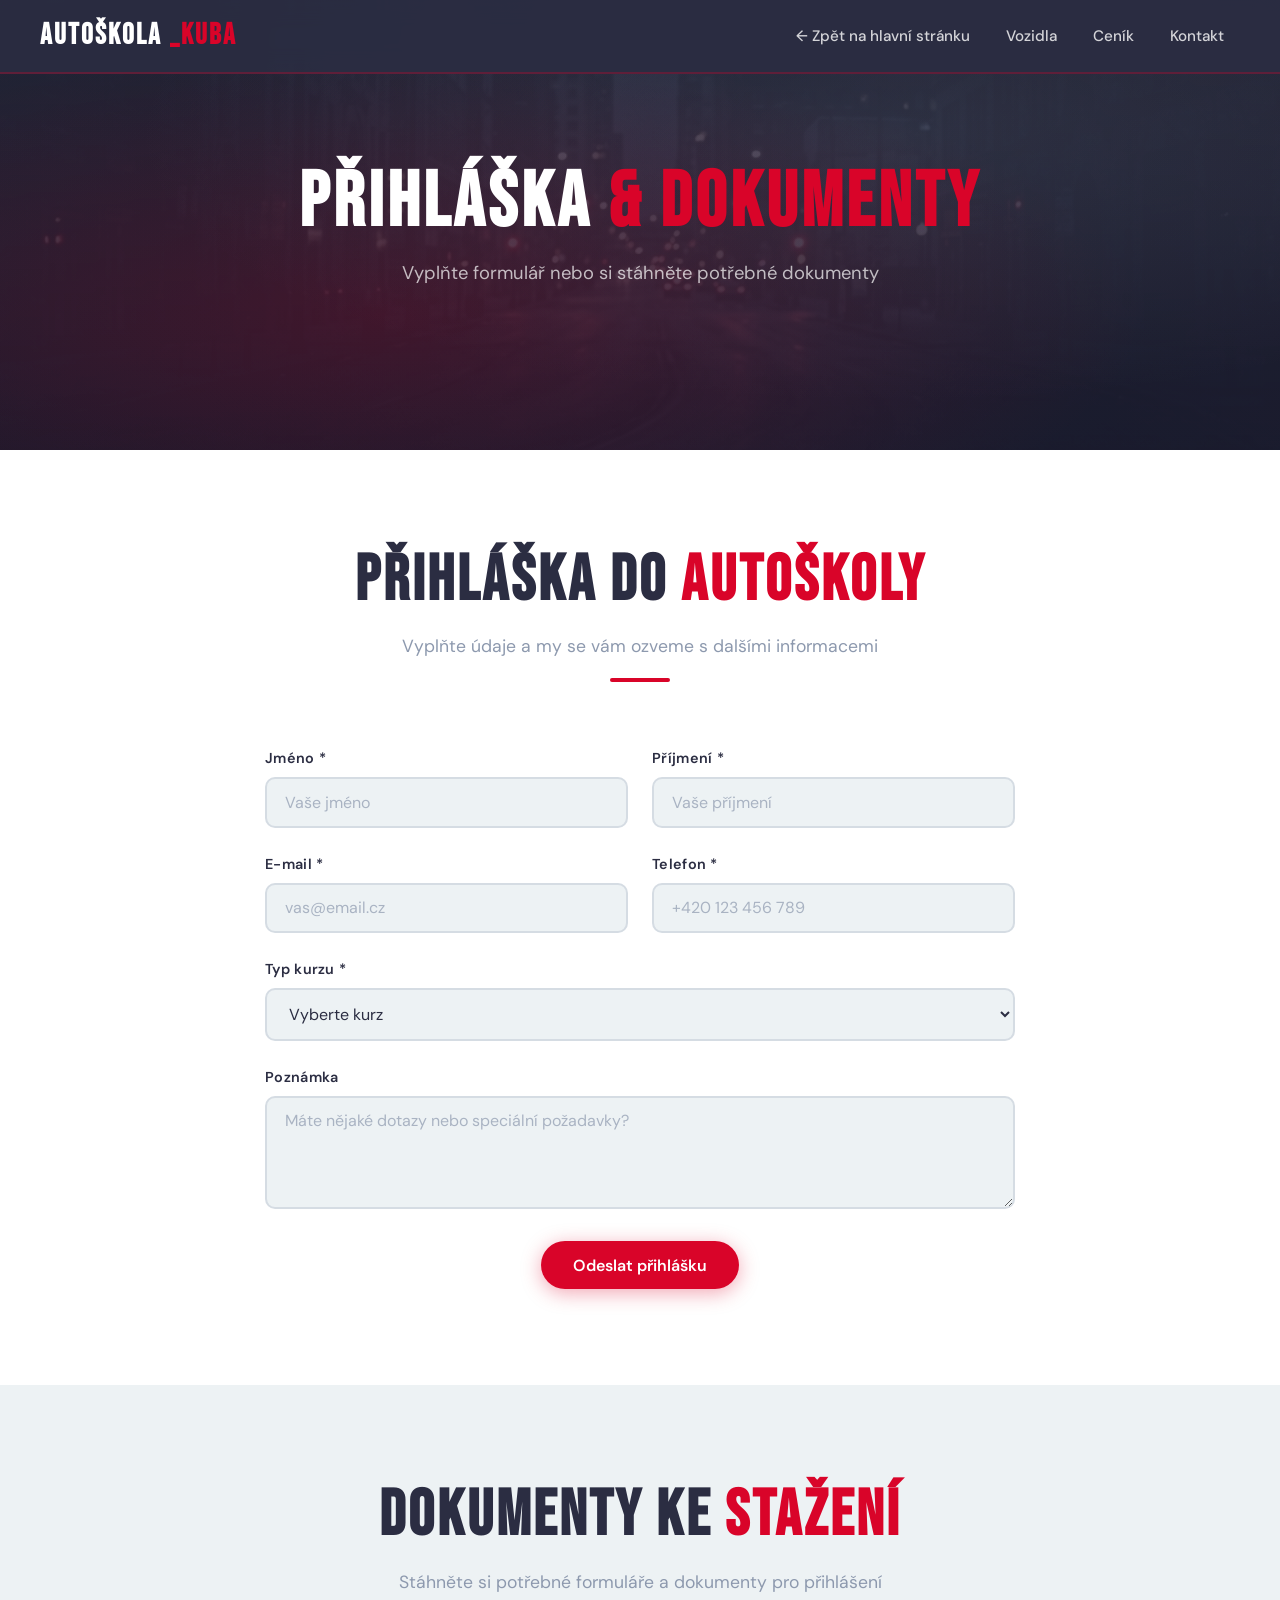
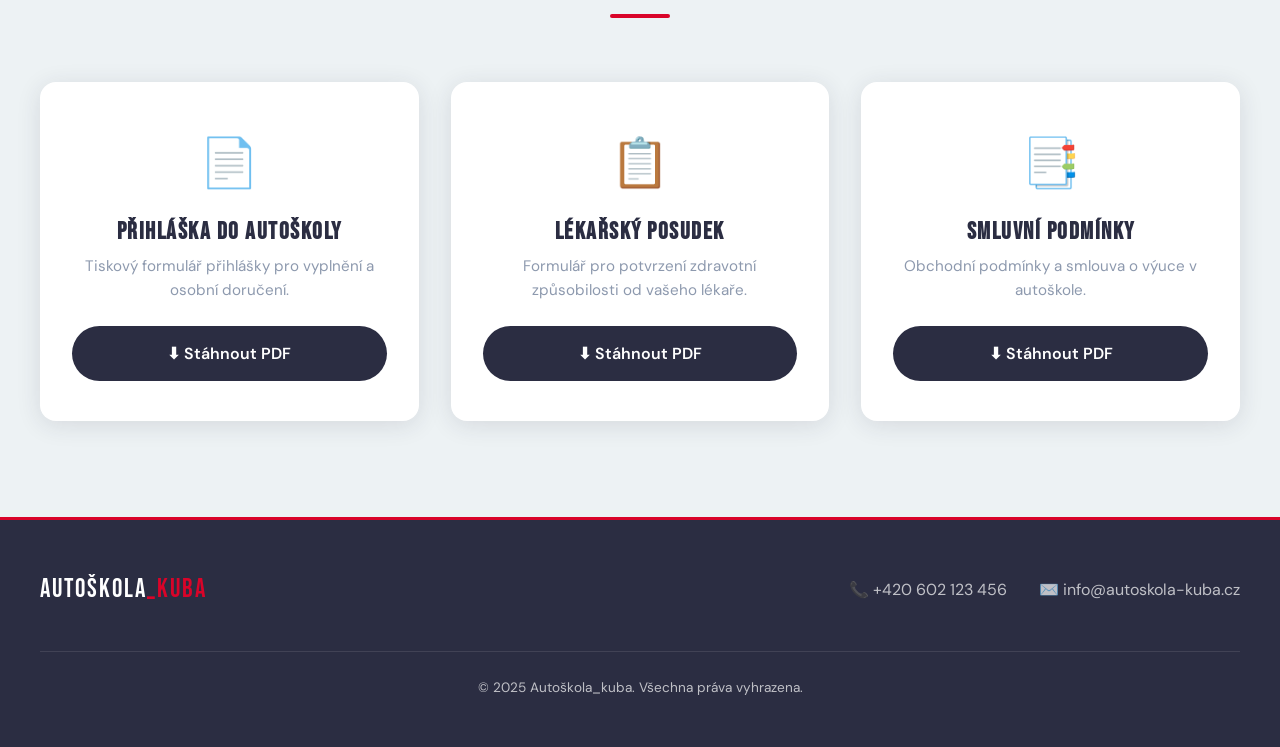
<file: formular.html>
<!DOCTYPE html>
<html lang="cs">

<head>
    <meta charset="UTF-8">
    <meta name="viewport" content="width=device-width, initial-scale=1.0">
    <meta name="description"
        content="Autoškola Kuba – přihláška do autoškoly a dokumenty ke stažení. Kurzy skupin A, B a A+B.">
    <title>Autoškola Kuba – Přihláška a dokumenty</title>
    <link rel="stylesheet" href="style.css">
</head>

<body>

    <!-- ===== NAVBAR ===== -->
    <nav class="navbar" id="navbar">
        <div class="nav-container">
            <a href="index.html" class="nav-logo">Autoškola<span>_kuba</span></a>
            <ul class="nav-links" id="navLinks">
                <li><a href="index.html">← Zpět na hlavní stránku</a></li>
                <li><a href="index.html#vozidla">Vozidla</a></li>
                <li><a href="index.html#cenik">Ceník</a></li>
                <li><a href="index.html#kontakt">Kontakt</a></li>
            </ul>
            <div class="nav-toggle" id="navToggle" onclick="toggleNav()">
                <span></span>
                <span></span>
                <span></span>
            </div>
        </div>
    </nav>

    <!-- ===== HERO FOTO ===== -->
    <header class="formular-hero">
        <img src="foto/hero-bg.png" alt="Pozadí" class="formular-hero-img">
        <div class="formular-hero-overlay"></div>
        <div class="formular-hero-content">
            <h1>Přihláška <span>& dokumenty</span></h1>
            <p>Vyplňte formulář nebo si stáhněte potřebné dokumenty</p>
        </div>
    </header>

    <main>

        <!-- ===== FORMULÁŘ ===== -->
        <section id="formular-section" class="formular-section">
            <div class="section-container">
                <div class="section-header">
                    <h2>Přihláška do <span>autoškoly</span></h2>
                    <p>Vyplňte údaje a my se vám ozveme s dalšími informacemi</p>
                    <div class="section-line"></div>
                </div>
                <form class="registration-form" id="registrationForm" onsubmit="handleSubmit(event)">
                    <div class="form-grid">
                        <div class="form-group">
                            <label for="firstName">Jméno *</label>
                            <input type="text" id="firstName" name="firstName" placeholder="Vaše jméno" required>
                        </div>
                        <div class="form-group">
                            <label for="lastName">Příjmení *</label>
                            <input type="text" id="lastName" name="lastName" placeholder="Vaše příjmení" required>
                        </div>
                        <div class="form-group">
                            <label for="email">E-mail *</label>
                            <input type="email" id="email" name="email" placeholder="vas@email.cz" required>
                        </div>
                        <div class="form-group">
                            <label for="phone">Telefon *</label>
                            <input type="tel" id="phone" name="phone" placeholder="+420 123 456 789" required>
                        </div>
                        <div class="form-group full-width">
                            <label for="courseType">Typ kurzu *</label>
                            <select id="courseType" name="courseType" required>
                                <option value="" disabled selected>Vyberte kurz</option>
                                <option value="B">Skupina B – Osobní automobil</option>
                                <option value="A">Skupina A – Motocykl</option>
                                <option value="AB">Skupina A+B – Motocykl + Osobní automobil</option>
                            </select>
                        </div>
                        <div class="form-group full-width">
                            <label for="message">Poznámka</label>
                            <textarea id="message" name="message" rows="4"
                                placeholder="Máte nějaké dotazy nebo speciální požadavky?"></textarea>
                        </div>
                    </div>
                    <div class="form-actions">
                        <button type="submit" class="btn btn-primary" id="submitBtn">Odeslat přihlášku</button>
                    </div>
                    <div class="form-success" id="formSuccess" style="display:none;">
                        <span class="success-icon">✓</span>
                        <p>Přihláška byla úspěšně odeslána! Budeme vás kontaktovat.</p>
                    </div>
                </form>
            </div>
        </section>

        <!-- ===== DOKUMENTY KE STAŽENÍ ===== -->
        <section id="download-section" class="download-section">
            <div class="section-container">
                <div class="section-header">
                    <h2>Dokumenty ke <span>stažení</span></h2>
                    <p>Stáhněte si potřebné formuláře a dokumenty pro přihlášení</p>
                    <div class="section-line"></div>
                </div>
                <div class="download-grid">
                    <div class="download-card">
                        <div class="download-icon">📄</div>
                        <h3>Přihláška do autoškoly</h3>
                        <p>Tiskový formulář přihlášky pro vyplnění a osobní doručení.</p>
                        <a href="dokumenty/prihlaska.pdf" class="btn btn-dark download-btn" download>
                            ⬇ Stáhnout PDF
                        </a>
                    </div>
                    <div class="download-card">
                        <div class="download-icon">📋</div>
                        <h3>Lékařský posudek</h3>
                        <p>Formulář pro potvrzení zdravotní způsobilosti od vašeho lékaře.</p>
                        <a href="dokumenty/lekarsky-posudek.pdf" class="btn btn-dark download-btn" download>
                            ⬇ Stáhnout PDF
                        </a>
                    </div>
                    <div class="download-card">
                        <div class="download-icon">📑</div>
                        <h3>Smluvní podmínky</h3>
                        <p>Obchodní podmínky a smlouva o výuce v autoškole.</p>
                        <a href="dokumenty/smluvni-podminky.pdf" class="btn btn-dark download-btn" download>
                            ⬇ Stáhnout PDF
                        </a>
                    </div>
                </div>


            </div>
            </div>
            </div>
        </section>

    </main>

    <!-- ===== FOOTER ===== -->
    <footer class="footer">
        <div class="footer-container">
            <div class="footer-logo">Autoškola<span>_kuba</span></div>
            <div class="footer-contact">
                <a href="tel:+420602123456">📞 +420 602 123 456</a>
                <a href="mailto:info@autoskola-kuba.cz">✉️ info@autoskola-kuba.cz</a>
            </div>
            <div class="footer-copy">
                &copy; 2025 Autoškola_kuba. Všechna práva vyhrazena.
            </div>
        </div>
    </footer>

    <script>
        function toggleNav() {
            document.getElementById('navLinks').classList.toggle('active');
        }
        document.querySelectorAll('.nav-links a').forEach(link => {
            link.addEventListener('click', () => {
                document.getElementById('navLinks').classList.remove('active');
            });
        });

        function handleSubmit(e) {
            e.preventDefault();
            document.getElementById('registrationForm').style.display = 'none';
            document.getElementById('formSuccess').style.display = 'flex';
        }
    </script>

</body>

</html>
</file>
<file: style.css>
/* ===== IMPORTS ===== */
@import url('https://fonts.googleapis.com/css2?family=Bebas+Neue&family=DM+Sans:ital,opsz,wght@0,9..40,300;0,9..40,400;0,9..40,500;0,9..40,600;0,9..40,700;1,9..40,400&display=swap');

/* ===== CSS VARIABLES ===== */
:root {
    --primary: #d90429;
    --secondary: #8d99ae;
    --dark: #2b2d42;
    --bg: #EDF2F4;
    --white: #ffffff;
    --font-display: 'Bebas Neue', sans-serif;
    --font-body: 'DM Sans', sans-serif;
    --shadow: 0 4px 24px rgba(43, 45, 66, 0.12);
    --shadow-lg: 0 12px 48px rgba(43, 45, 66, 0.18);
    --radius: 16px;
    --transition: 0.3s cubic-bezier(0.4, 0, 0.2, 1);
}

/* ===== RESET & BASE ===== */
*,
*::before,
*::after {
    margin: 0;
    padding: 0;
    box-sizing: border-box;
}

html {
    scroll-behavior: smooth;
    scroll-padding-top: 80px;
}

body {
    font-family: var(--font-body);
    background: var(--bg);
    color: var(--dark);
    line-height: 1.7;
    overflow-x: hidden;
}

h1,
h2,
h3,
h4 {
    font-family: var(--font-display);
    line-height: 1.1;
    letter-spacing: 2px;
}

a {
    text-decoration: none;
    color: inherit;
}

ul {
    list-style: none;
}

img {
    max-width: 100%;
    display: block;
}

/* ===== ANIMATIONS ===== */
@keyframes fadeInUp {
    from {
        opacity: 0;
        transform: translateY(40px);
    }

    to {
        opacity: 1;
        transform: translateY(0);
    }
}

@keyframes fadeIn {
    from {
        opacity: 0;
    }

    to {
        opacity: 1;
    }
}

@keyframes slideInLeft {
    from {
        opacity: 0;
        transform: translateX(-60px);
    }

    to {
        opacity: 1;
        transform: translateX(0);
    }
}

@keyframes pulse {

    0%,
    100% {
        transform: scale(1);
    }

    50% {
        transform: scale(1.05);
    }
}

.fade-in-up {
    animation: fadeInUp 0.8s ease forwards;
    opacity: 0;
}

.fade-in-up:nth-child(2) {
    animation-delay: 0.15s;
}

.fade-in-up:nth-child(3) {
    animation-delay: 0.3s;
}

.fade-in-up:nth-child(4) {
    animation-delay: 0.45s;
}

/* ===== NAVBAR ===== */
.navbar {
    position: fixed;
    top: 0;
    left: 0;
    width: 100%;
    z-index: 1000;
    background: rgba(43, 45, 66, 0.95);
    backdrop-filter: blur(12px);
    -webkit-backdrop-filter: blur(12px);
    padding: 0 2rem;
    transition: var(--transition);
    border-bottom: 2px solid rgba(217, 4, 41, 0.3);
}

.navbar .nav-container {
    max-width: 1200px;
    margin: 0 auto;
    display: flex;
    align-items: center;
    justify-content: space-between;
    height: 72px;
}

.nav-logo {
    font-family: var(--font-display);
    font-size: 1.8rem;
    letter-spacing: 2px;
    font-weight: 800;
    color: var(--white);
    display: flex;
    align-items: center;
    gap: 0.5rem;
}

.nav-logo span {
    color: var(--primary);
}

.nav-links {
    display: flex;
    gap: 0.25rem;
}

.nav-links a {
    color: rgba(255, 255, 255, 0.8);
    font-weight: 500;
    font-size: 0.95rem;
    padding: 0.5rem 1rem;
    border-radius: 8px;
    transition: var(--transition);
    position: relative;
}

.nav-links a:hover,
.nav-links a.active {
    color: var(--white);
    background: rgba(217, 4, 41, 0.2);
}

.nav-links a::after {
    content: '';
    position: absolute;
    bottom: 2px;
    left: 50%;
    transform: translateX(-50%) scaleX(0);
    width: 60%;
    height: 2px;
    background: var(--primary);
    transition: transform 0.3s ease;
    border-radius: 2px;
}

.nav-links a:hover::after {
    transform: translateX(-50%) scaleX(1);
}

/* Hamburger */
.nav-toggle {
    display: none;
    flex-direction: column;
    gap: 5px;
    cursor: pointer;
    padding: 4px;
}

.nav-toggle span {
    width: 26px;
    height: 3px;
    background: var(--white);
    border-radius: 3px;
    transition: var(--transition);
}

/* ===== HERO ===== */
.hero {
    position: relative;
    min-height: 100vh;
    display: flex;
    align-items: center;
    justify-content: center;
    text-align: center;
    overflow: hidden;
}

.hero-bg {
    position: absolute;
    inset: 0;
    background: linear-gradient(135deg, var(--dark) 0%, #1a1b2e 50%, var(--dark) 100%);
    z-index: 0;
}

.hero-bg::before {
    content: '';
    position: absolute;
    inset: 0;
    background:
        radial-gradient(ellipse at 20% 80%, rgba(217, 4, 41, 0.15) 0%, transparent 60%),
        radial-gradient(ellipse at 80% 20%, rgba(141, 153, 174, 0.1) 0%, transparent 60%);
}

.hero-img {
    position: absolute;
    inset: 0;
    width: 100%;
    height: 100%;
    object-fit: cover;
    object-position: center;
    opacity: 0.4;
    z-index: 0;
}

.hero-content {
    position: relative;
    z-index: 1;
    max-width: 800px;
    padding: 2rem;
    animation: fadeInUp 1s ease forwards;
}

.hero-badge {
    display: inline-block;
    background: rgba(217, 4, 41, 0.15);
    border: 1px solid rgba(217, 4, 41, 0.4);
    color: var(--primary);
    padding: 0.4rem 1.2rem;
    border-radius: 50px;
    font-size: 0.85rem;
    font-weight: 600;
    letter-spacing: 1px;
    text-transform: uppercase;
    margin-bottom: 1.5rem;
}

.hero h1 {
    font-size: clamp(3.5rem, 8vw, 7rem);
    color: var(--white);
    margin-bottom: 1rem;
    font-weight: 400;
    letter-spacing: 6px;
}

.hero h1 span {
    color: var(--primary);
}

.hero p {
    font-size: 1.2rem;
    color: rgba(255, 255, 255, 0.7);
    max-width: 600px;
    margin: 0 auto 2rem;
}

.hero-contacts {
    display: flex;
    gap: 1.5rem;
    justify-content: center;
    flex-wrap: wrap;
    margin-bottom: 2rem;
}

.hero-contact-item {
    display: flex;
    align-items: center;
    gap: 0.5rem;
    color: var(--white);
    font-weight: 500;
    font-size: 1.05rem;
    background: rgba(255, 255, 255, 0.08);
    padding: 0.6rem 1.2rem;
    border-radius: 50px;
    border: 1px solid rgba(255, 255, 255, 0.1);
    transition: var(--transition);
}

.hero-contact-item:hover {
    background: rgba(217, 4, 41, 0.2);
    border-color: rgba(217, 4, 41, 0.4);
}

.hero-contact-item .icon {
    font-size: 1.2rem;
}

/* ===== BUTTONS ===== */
.btn {
    display: inline-flex;
    align-items: center;
    gap: 0.5rem;
    padding: 0.85rem 2rem;
    border-radius: 50px;
    font-family: var(--font-body);
    font-weight: 600;
    font-size: 1rem;
    cursor: pointer;
    border: none;
    transition: var(--transition);
    text-align: center;
}

.btn-primary {
    background: var(--primary);
    color: var(--white);
    box-shadow: 0 4px 20px rgba(217, 4, 41, 0.35);
}

.btn-primary:hover {
    background: #b80324;
    transform: translateY(-2px);
    box-shadow: 0 8px 30px rgba(217, 4, 41, 0.45);
}

.btn-secondary {
    background: transparent;
    color: var(--white);
    border: 2px solid rgba(255, 255, 255, 0.3);
}

.btn-secondary:hover {
    border-color: var(--primary);
    color: var(--primary);
    transform: translateY(-2px);
}

.btn-dark {
    background: var(--dark);
    color: var(--white);
}

.btn-dark:hover {
    background: #1a1b2e;
    transform: translateY(-2px);
}

/* ===== SECTIONS ===== */
section {
    padding: 6rem 2rem;
}

.section-container {
    max-width: 1200px;
    margin: 0 auto;
}

.section-header {
    text-align: center;
    margin-bottom: 4rem;
}

.section-header h2 {
    font-size: clamp(2.5rem, 5vw, 4rem);
    color: var(--dark);
    margin-bottom: 1rem;
    letter-spacing: 3px;
}

.section-header h2 span {
    color: var(--primary);
}

.section-header p {
    color: var(--secondary);
    font-size: 1.1rem;
    max-width: 600px;
    margin: 0 auto;
}

.section-line {
    width: 60px;
    height: 4px;
    background: var(--primary);
    border-radius: 4px;
    margin: 1rem auto 0;
}

/* ===== VEHICLE IMAGES ===== */
.vehicle-img-wrap {
    overflow: hidden;
    min-height: 220px;
    background: var(--bg);
}

.vehicle-img {
    width: 100%;
    height: 220px;
    object-fit: cover;
    object-position: center;
    transition: transform 0.5s ease;
}

.vehicle-card:hover .vehicle-img {
    transform: scale(1.05);
}

/* ===== VEHICLES / CARDS ===== */
.vehicles-grid {
    display: grid;
    grid-template-columns: repeat(auto-fit, minmax(320px, 1fr));
    gap: 2rem;
}

.vehicle-card {
    background: var(--white);
    border-radius: var(--radius);
    overflow: hidden;
    box-shadow: var(--shadow);
    transition: var(--transition);
    animation: fadeInUp 0.8s ease forwards;
    opacity: 0;
    cursor: pointer;
}

/* Skryté gallery-item odkazy – vidí je jen lightGallery */
.vehicle-card .gallery-item {
    display: none;
}

.vehicle-card:nth-child(1) {
    animation-delay: 0.1s;
}

.vehicle-card:nth-child(2) {
    animation-delay: 0.25s;
}

.vehicle-card:nth-child(3) {
    animation-delay: 0.4s;
}

.vehicle-card:hover {
    transform: translateY(-8px);
    box-shadow: var(--shadow-lg);
}

.vehicle-card .vehicle-img-wrap {
    border-radius: 0;
}

.vehicle-card-body {
    padding: 1.5rem;
}

.vehicle-card-body h3 {
    font-family: var(--font-display);
    font-size: 1.6rem;
    margin-bottom: 0.5rem;
    color: var(--dark);
    letter-spacing: 1.5px;
}

.vehicle-card-body p {
    color: var(--secondary);
    font-size: 0.95rem;
    margin-bottom: 1rem;
}

.vehicle-badge {
    display: inline-block;
    background: rgba(217, 4, 41, 0.1);
    color: var(--primary);
    padding: 0.3rem 0.9rem;
    border-radius: 50px;
    font-size: 0.85rem;
    font-weight: 600;
}

/* ===== GALLERY ICON ON VEHICLE PHOTOS ===== */
.photo-placeholder {
    position: relative;
    overflow: hidden;
}

.gallery-icon {
    position: absolute;
    bottom: 10px;
    right: 10px;
    width: 22px;
    height: 22px;
    filter: brightness(0) invert(1);
    
    pointer-events: none;
    z-index: 2;
   
    padding: 4px;
    border-radius: 6px;
    box-sizing: content-box;

}

.vehicle-card:hover .gallery-icon {
    opacity: 1;
}

/* ===== PRICING ===== */
.pricing-grid {
    display: grid;
    grid-template-columns: repeat(auto-fit, minmax(260px, 1fr));
    gap: 2rem;
}

.pricing-card {
    background: var(--white);
    border-radius: var(--radius);
    padding: 2.5rem 2rem;
    text-align: center;
    box-shadow: var(--shadow);
    transition: var(--transition);
    position: relative;
    overflow: hidden;
    animation: fadeInUp 0.8s ease forwards;
    opacity: 0;
}

.pricing-card:nth-child(1) {
    animation-delay: 0.1s;
}

.pricing-card:nth-child(2) {
    animation-delay: 0.2s;
}

.pricing-card:nth-child(3) {
    animation-delay: 0.3s;
}

.pricing-card:nth-child(4) {
    animation-delay: 0.4s;
}

.pricing-card:hover {
    transform: translateY(-6px);
    box-shadow: var(--shadow-lg);
}

.pricing-card.featured {
    border: 2px solid var(--primary);
    background: linear-gradient(180deg, rgba(217, 4, 41, 0.03) 0%, var(--white) 100%);
}

.pricing-card.featured::before {
    content: '⭐ Nejoblíbenější';
    position: absolute;
    top: 0;
    left: 0;
    right: 0;
    background: var(--primary);
    color: var(--white);
    padding: 0.4rem;
    font-size: 0.8rem;
    font-weight: 700;
    text-transform: uppercase;
    letter-spacing: 1px;
}

.pricing-card.featured .pricing-header {
    margin-top: 1.5rem;
}

.pricing-header h3 {
    font-family: var(--font-display);
    font-size: 2.5rem;
    color: var(--dark);
    margin-bottom: 0.5rem;
    letter-spacing: 3px;
}

.pricing-header .category {
    font-size: 0.9rem;
    color: var(--secondary);
    margin-bottom: 1rem;
}

.pricing-price {
    font-size: 2.5rem;
    font-weight: 800;
    color: var(--primary);
    margin: 1rem 0;
}

.pricing-price small {
    font-size: 1rem;
    font-weight: 400;
    color: var(--secondary);
}

.pricing-features {
    text-align: center;
    margin: 1.5rem 0;
}

.pricing-features li {
    padding: 0.4rem 0;
    color: var(--dark);
    font-size: 0.95rem;
    display: flex;
    align-items: center;
    gap: 0.5rem;
    justify-content: center;
}

.pricing-features li::before {
    content: '✓';
    color: var(--primary);
    font-weight: 700;
}

/* ===== MAP ===== */
.map-section {
    background: var(--white);
}

.map-wrapper {
    border-radius: var(--radius);
    overflow: hidden;
    box-shadow: var(--shadow);
    height: 400px;
}

.map-wrapper iframe {
    width: 100%;
    height: 100%;
    border: none;
}

/* ===== SCHEDULE ===== */
.schedule-table {
    width: 100%;
    border-collapse: separate;
    border-spacing: 0;
    background: var(--white);
    border-radius: var(--radius);
    overflow: hidden;
    box-shadow: var(--shadow);
    animation: fadeInUp 0.8s ease forwards;
}

.schedule-table thead {
    background: var(--dark);
    color: var(--white);
}

.schedule-table th {
    padding: 1.2rem 1.5rem;
    text-align: left;
    font-weight: 600;
    font-size: 0.95rem;
    letter-spacing: 0.5px;
}

.schedule-table td {
    padding: 1rem 1.5rem;
    border-bottom: 1px solid rgba(141, 153, 174, 0.15);
    font-size: 0.95rem;
}

.schedule-table tbody tr {
    transition: var(--transition);
}

.schedule-table tbody tr:hover {
    background: rgba(217, 4, 41, 0.04);
}

.schedule-table tbody tr:last-child td {
    border-bottom: none;
}

.status-badge {
    display: inline-block;
    padding: 0.25rem 0.75rem;
    border-radius: 50px;
    font-size: 0.8rem;
    font-weight: 600;
}

.status-badge.open {
    background: rgba(16, 185, 129, 0.1);
    color: #059669;
}

.status-badge.full {
    background: rgba(217, 4, 41, 0.1);
    color: var(--primary);
}

/* ===== CTA ===== */
.cta-section {
    background: linear-gradient(135deg, var(--dark), #1a1b2e);
    text-align: center;
}

.cta-section h2 {
    color: var(--white);
    font-size: clamp(2.5rem, 5vw, 4rem);
    margin-bottom: 1rem;
    letter-spacing: 3px;
}

.cta-section p {
    color: rgba(255, 255, 255, 0.7);
    font-size: 1.1rem;
    margin-bottom: 2rem;
    max-width: 600px;
    margin-left: auto;
    margin-right: auto;
}

/* ===== FOOTER ===== */
.footer {
    background: var(--dark);
    color: rgba(255, 255, 255, 0.7);
    padding: 3rem 2rem;
    border-top: 3px solid var(--primary);
}

.footer-container {
    max-width: 1200px;
    margin: 0 auto;
    display: flex;
    justify-content: space-between;
    align-items: center;
    flex-wrap: wrap;
    gap: 1rem;
}

.footer-logo {
    font-family: var(--font-display);
    font-size: 1.6rem;
    font-weight: 400;
    color: var(--white);
    letter-spacing: 2px;
}

.footer-logo span {
    color: var(--primary);
}

.footer-contact {
    display: flex;
    gap: 2rem;
    flex-wrap: wrap;
}

.footer-contact a {
    color: rgba(255, 255, 255, 0.7);
    transition: var(--transition);
    display: flex;
    align-items: center;
    gap: 0.4rem;
}

.footer-contact a:hover {
    color: var(--primary);
}

.footer-copy {
    width: 100%;
    text-align: center;
    margin-top: 1.5rem;
    padding-top: 1.5rem;
    border-top: 1px solid rgba(255, 255, 255, 0.1);
    font-size: 0.85rem;
}

/* ===== FORMULAR PAGE ===== */

/* --- Hero s fotkou --- */
.formular-hero {
    position: relative;
    min-height: 50vh;
    display: flex;
    align-items: center;
    justify-content: center;
    text-align: center;
    overflow: hidden;
    background: linear-gradient(135deg, var(--dark) 0%, #1a1b2e 50%, #2b2d42 100%);
    background-size: cover;
    background-position: center;
}

.formular-hero-img {
    position: absolute;
    inset: 0;
    width: 100%;
    height: 100%;
    object-fit: cover;
    object-position: center;
    opacity: 0.35;
    z-index: 0;
}

.formular-hero-overlay {
    position: absolute;
    inset: 0;
    background:
        radial-gradient(ellipse at 30% 70%, rgba(217, 4, 41, 0.2) 0%, transparent 60%),
        radial-gradient(ellipse at 70% 30%, rgba(141, 153, 174, 0.15) 0%, transparent 60%),
        linear-gradient(180deg, rgba(43, 45, 66, 0.5) 0%, rgba(26, 27, 46, 0.8) 100%);
    z-index: 1;
}

.formular-hero-content {
    position: relative;
    z-index: 2;
    padding: 2rem;
    animation: fadeInUp 0.8s ease forwards;
}

.formular-hero-content h1 {
    font-family: var(--font-display);
    font-size: clamp(2.5rem, 6vw, 5rem);
    color: var(--white);
    letter-spacing: 4px;
    margin-bottom: 0.75rem;
    line-height: 1.1;
}

.formular-hero-content h1 span {
    color: var(--primary);
}

.formular-hero-content p {
    color: rgba(255, 255, 255, 0.7);
    font-size: 1.15rem;
    max-width: 500px;
    margin: 0 auto;
}

/* --- Formulář sekce --- */
.formular-section {
    background: var(--white);
}

.registration-form {
    max-width: 750px;
    margin: 0 auto;
    animation: fadeInUp 0.8s ease forwards;
    box-sizing: border-box;
    width: 100%;
}

.form-grid {
    display: grid;
    grid-template-columns: 1fr 1fr;
    gap: 1.5rem;
    width: 100%;
    min-width: 0;
}

.form-group {
    display: flex;
    flex-direction: column;
    gap: 0.4rem;
}

.form-group.full-width {
    grid-column: 1 / -1;
}

.form-group label {
    font-weight: 600;
    font-size: 0.9rem;
    color: var(--dark);
    letter-spacing: 0.3px;
}

.form-group input,
.form-group select,
.form-group textarea {
    font-family: var(--font-body);
    font-size: 1rem;
    padding: 0.8rem 1.1rem;
    border: 2px solid rgba(141, 153, 174, 0.25);
    border-radius: 10px;
    background: var(--bg);
    color: var(--dark);
    transition: var(--transition);
    outline: none;
    box-sizing: border-box;
    width: 100%;
    max-width: 100%;
    min-width: 0;
}

.form-group input:focus,
.form-group select:focus,
.form-group textarea:focus {
    border-color: var(--primary);
    box-shadow: 0 0 0 4px rgba(217, 4, 41, 0.1);
}

.form-group input::placeholder,
.form-group textarea::placeholder {
    color: var(--secondary);
    opacity: 0.7;
}

.form-group textarea {
    resize: vertical;
    min-height: 100px;
}

.form-actions {
    text-align: center;
    margin-top: 2rem;
}

.form-success {
    display: flex;
    flex-direction: column;
    align-items: center;
    gap: 1rem;
    padding: 3rem;
    text-align: center;
    animation: fadeInUp 0.6s ease forwards;
}

.form-success .success-icon {
    width: 64px;
    height: 64px;
    background: var(--primary);
    color: var(--white);
    border-radius: 50%;
    display: flex;
    align-items: center;
    justify-content: center;
    font-size: 2rem;
    font-weight: 700;
    box-shadow: 0 4px 20px rgba(217, 4, 41, 0.35);
}

.form-success p {
    font-size: 1.15rem;
    color: var(--dark);
    font-weight: 500;
    max-width: 400px;
}

/* --- Dokumenty ke stažení --- */
.download-section {
    background: var(--bg);
}

.download-grid {
    display: grid;
    grid-template-columns: repeat(auto-fit, minmax(280px, 1fr));
    gap: 2rem;
}

.download-card {
    background: var(--white);
    border-radius: var(--radius);
    padding: 2.5rem 2rem;
    text-align: center;
    box-shadow: var(--shadow);
    transition: var(--transition);
    animation: fadeInUp 0.8s ease forwards;
    opacity: 0;
}

.download-card:nth-child(1) {
    animation-delay: 0.1s;
}

.download-card:nth-child(2) {
    animation-delay: 0.25s;
}

.download-card:nth-child(3) {
    animation-delay: 0.4s;
}

.download-card:hover {
    transform: translateY(-6px);
    box-shadow: var(--shadow-lg);
}

.download-icon {
    font-size: 3rem;
    margin-bottom: 1rem;
}

.download-card h3 {
    font-family: var(--font-display);
    font-size: 1.5rem;
    color: var(--dark);
    letter-spacing: 1.5px;
    margin-bottom: 0.5rem;
}

.download-card p {
    color: var(--secondary);
    font-size: 0.95rem;
    margin-bottom: 1.5rem;
    line-height: 1.6;
}

.download-btn {
    width: 100%;
    justify-content: center;
}

/* ===== RESPONSIVE ===== */
@media (max-width: 768px) {
    .nav-links {
        display: none;
        position: absolute;
        top: 72px;
        left: 0;
        right: 0;
        background: rgba(43, 45, 66, 0.98);
        flex-direction: column;
        padding: 1rem;
        gap: 0.25rem;
        border-bottom: 2px solid var(--primary);
    }

    .nav-links.active {
        display: flex;
    }

    .nav-toggle {
        display: flex;
    }

    .hero-contacts {
        flex-direction: column;
        align-items: center;
    }

    .vehicles-grid {
        grid-template-columns: 1fr;
    }

    .pricing-grid {
        grid-template-columns: 1fr;
    }

    .footer-container {
        flex-direction: column;
        text-align: center;
    }

    .footer-contact {
        justify-content: center;
    }

    .schedule-table {
        font-size: 0.85rem;
    }

    .schedule-table th,
    .schedule-table td {
        padding: 0.75rem 0.8rem;
    }

    section {
        padding: 4rem 1.5rem;
    }

    section {
        padding: 4rem 1rem;
    }

    .form-grid {
        grid-template-columns: 1fr;
        gap: 1rem;
    }

    .registration-form {
        padding: 0;
    }

    .form-group input,
    .form-group select,
    .form-group textarea {
        padding: 0.7rem 0.8rem;
        font-size: 0.95rem;
    }

    .download-grid {
        grid-template-columns: 1fr;
    }
}

@media (max-width: 480px) {
    .hero h1 {
        font-size: 2rem;
    }

    .pricing-price {
        font-size: 2rem;
    }

    .schedule-table th:nth-child(4),
    .schedule-table td:nth-child(4) {
        display: none;
    }
}

/* ===== LIGHTGALLERY OVERRIDES ===== */
.lg-backdrop {
    background-color: rgba(0, 0, 0, 0.95);
}

.lg-toolbar {
    background: transparent;
}

.lg-outer .lg-img-wrap {
    padding: 0 !important;
}

.lg-outer .lg-image {
    max-width: 100% !important;
    max-height: 100vh !important;
    object-fit: contain;
}

.lg-outer .lg-item {
    display: flex;
    align-items: center;
    justify-content: center;
}

.lg-sub-html {
    background: linear-gradient(transparent, rgba(0, 0, 0, 0.8));
    padding: 1rem;
}

.lg-sub-html h4,
.lg-sub-html h2 {
    font-family: var(--font-display);
    color: var(--white);
    margin-bottom: 0.25rem;
}

.lg-sub-html p {
    color: rgba(255, 255, 255, 0.7);
    font-size: 0.9rem;
}

/* Mobile fullscreen lightbox */
@media (max-width: 420px) {
    .lg-outer .lg-img-wrap {
        padding: 0 !important;
        margin: 0 !important;
    }

    .lg-outer .lg-image {
        width: 100vw !important;
        max-width: 100vw !important;
        max-height: 100vh !important;
        object-fit: contain;
    }

    .lg-outer .lg-inner {
        width: 100vw;
    }

    .lg-outer .lg-item {
        width: 100vw !important;
    }

    .lg-container {
        width: 100vw !important;
        max-width: 100vw !important;
    }

    .lg-outer {
        width: 100vw !important;
    }

    .lg-toolbar .lg-close {
        width: 44px;
        height: 44px;
    }

    .lg-actions .lg-next,
    .lg-actions .lg-prev {
        width: 36px;
        height: 36px;
    }

    .lg-sub-html {
        padding: 0.75rem 0.5rem;
        font-size: 0.85rem;
    }
}
</file>
